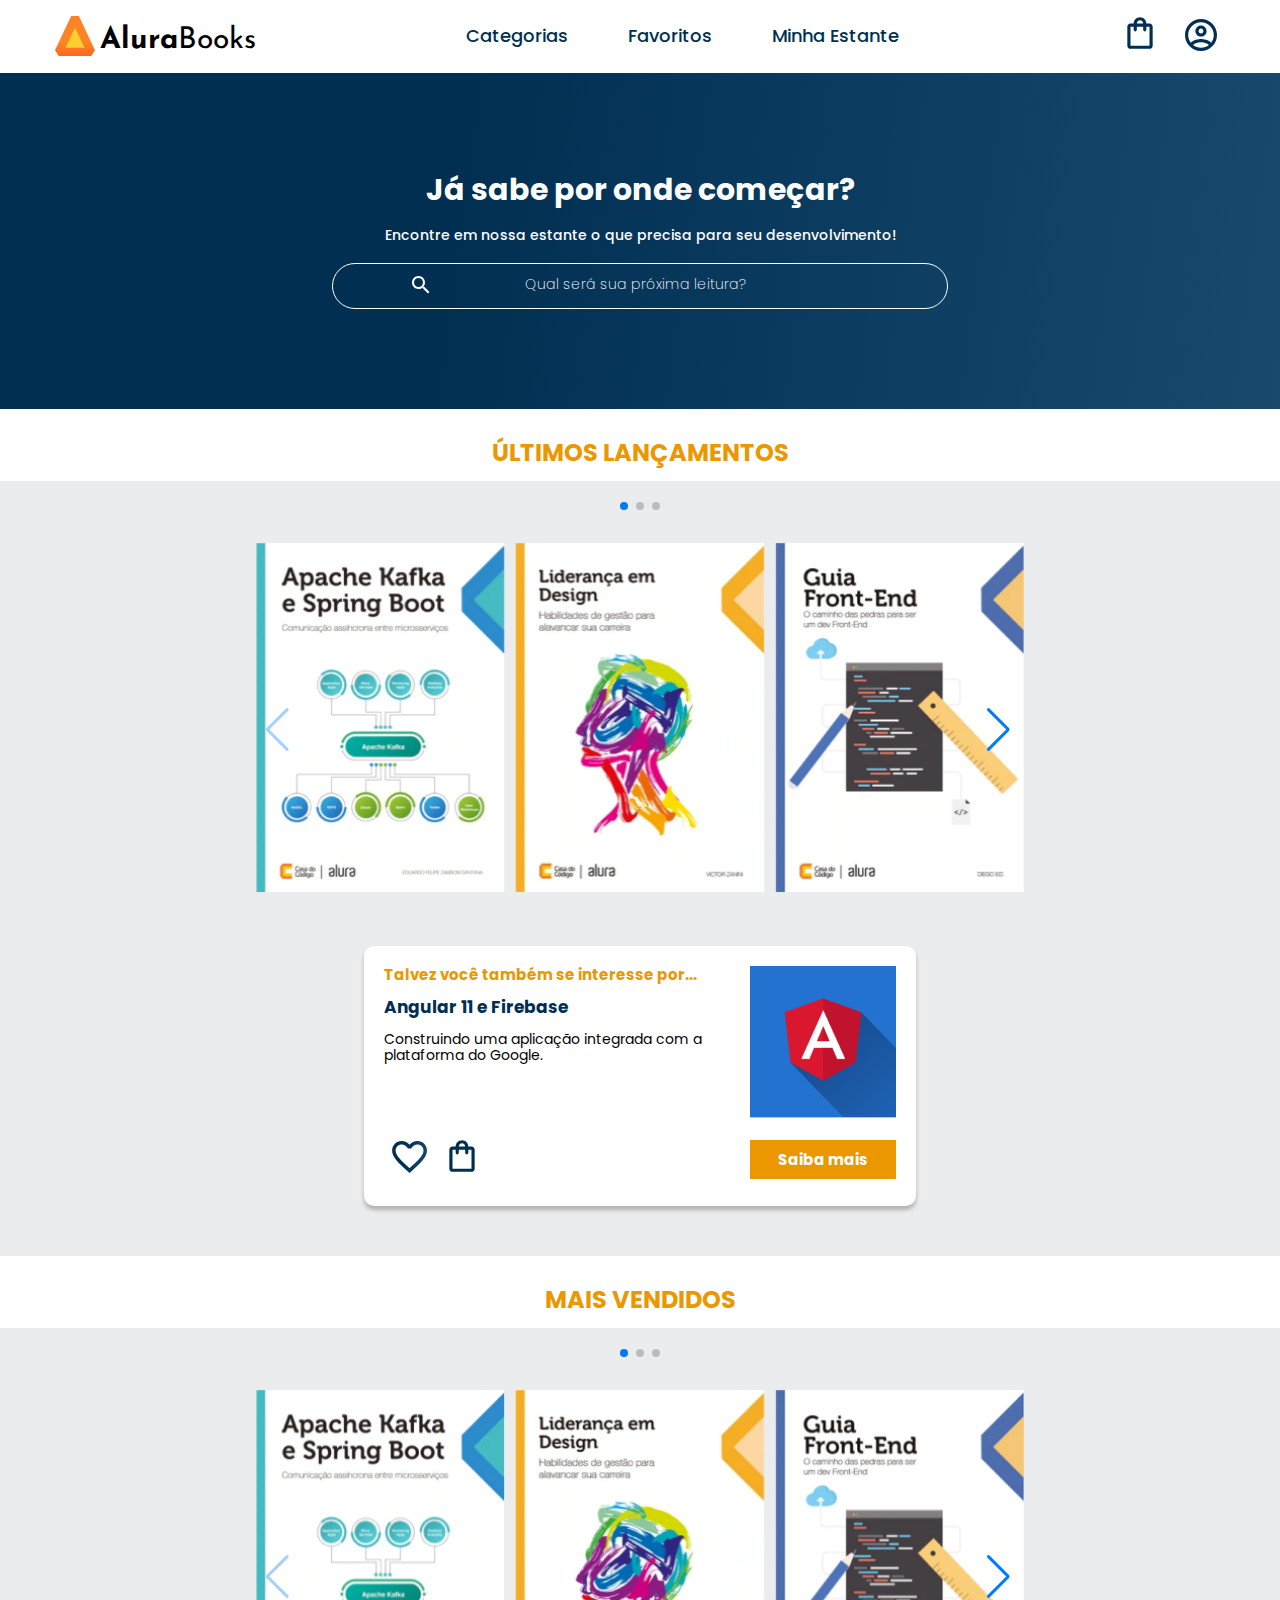
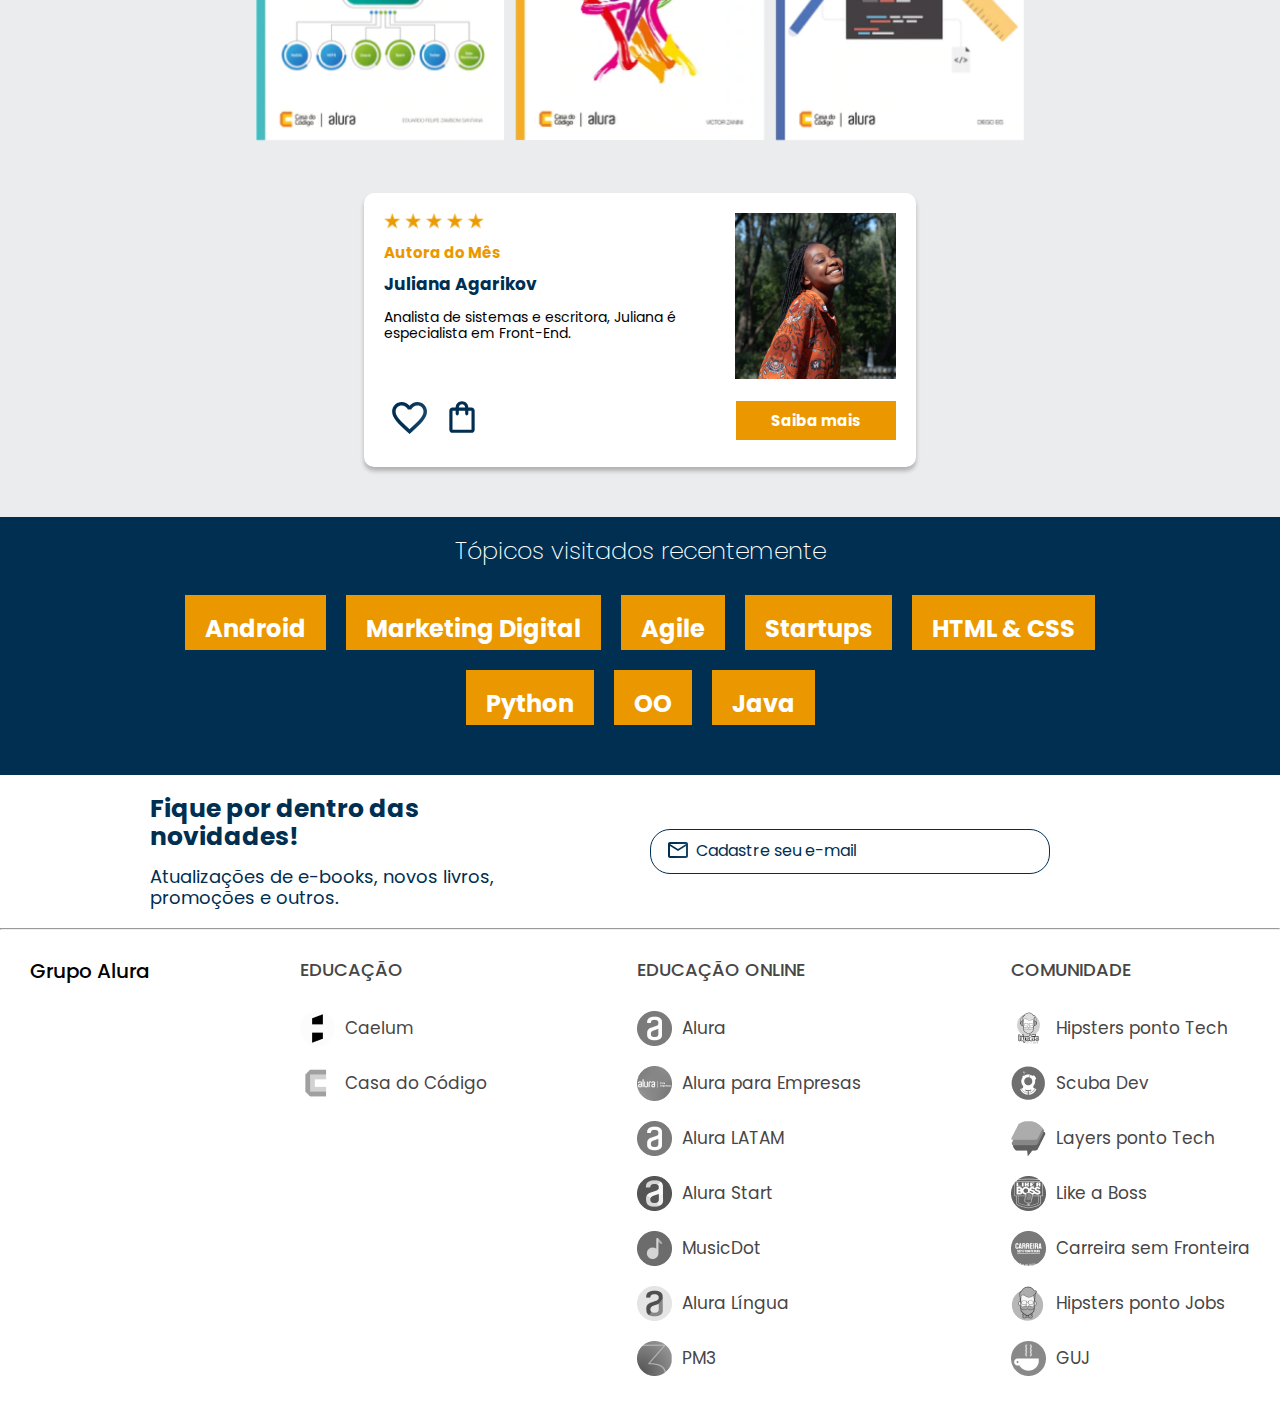
<file: alura_books/index.html>
<!DOCTYPE html>
<html lang="pt-br">
<head>
    <meta charset="UTF-8">
    <meta name="viewport" content="width=device-width, initial-scale=1.0">
    <title>Alura Books</title>
    <link rel="stylesheet" href="./static/css/normalize.css">
    <link rel="preconnect" href="https://fonts.googleapis.com">
    <link rel="preconnect" href="https://fonts.gstatic.com" crossorigin>
    <link href="https://fonts.googleapis.com/css2?family=Poppins:wght@300;400;500;700&display=swap" rel="stylesheet">
    <link rel="stylesheet" href="https://cdn.jsdelivr.net/npm/swiper@10/swiper-bundle.min.css"/>
    <link href="https://fonts.googleapis.com/css2?family=Josefin+Sans:wght@400;700&display=swap" rel="stylesheet">
    <link rel="stylesheet" href="./static/css/styles.css">
</head>

<body>
    <header class="header">
        <div class="container">
            <input type="checkbox" id="menu" class="container_buttom">
            <label for="menu" class="container_rotulo">
                <span class="header_menu container_img"></span>
            </label>
            <ul class="lista_menu">
                <li class="menu_title">Categorias</li>
                <li class="menu_item"><a class="menu_item--link" href="#">PROGRAMAÇÃO</a></li>
                <li class="menu_item"><a class="menu_item--link" href="#">FRONT-END</a></li>
                <li class="menu_item"><a class="menu_item--link" href="#">INFRAESTRUTURA</a></li>
                <li class="menu_item"><a class="menu_item--link" href="#">BUSINESS</a></li>
                <li class="menu_item"><a class="menu_item--link" href="#">DESIGN & UX</a></li>
            </ul>    
            <img src="./static/images/Logo.svg" alt="Logo da AluraBooks" class="container_img">
            <h1 class="container_title"><b class="container_title--negrito">Alura</b>Books</h1>
        </div>
        
        <ul class="options">
            <input type="checkbox" class="options_button" id="options-menu">
            <label for="options-menu" class="options_rotulo">
                <li class="options_itens">Categorias</li>
            </label>
            <ul class="lista_menu">
                <li class="menu_item"><a class="menu_item--link" href="#">PROGRAMAÇÃO</a></li>
                <li class="menu_item"><a class="menu_item--link" href="#">FRONT-END</a></li>
                <li class="menu_item"><a class="menu_item--link" href="#">INFRAESTRUTURA</a></li>
                <li class="menu_item"><a class="menu_item--link" href="#">BUSINESS</a></li>
                <li class="menu_item"><a class="menu_item--link" href="#">DESIGN & UX</a></li>
            </ul>

            <li class="options_itens"><a class="options_link" href="#">Favoritos</a></li>
            <li class="options_itens"><a class="options_link" href="">Minha Estante</a></li>
        </ul>

        <div class="container container_buttons">
            <a href="#">
                <img src="./static/images/Favoritos.svg" alt="Favoritos" class="container_img button_icon button_favoritos">
            </a>
            <a href="#" class="container_link">
                <img src="./static/images/Compras.svg" alt="Compras" class="container_img button_icon">
                <p class="container_text">Meu perfil</p>
            </a>
            <a href="#" class="container_link">
                <img src="./static/images/Usuário.svg" alt="Usuários" class="container_img button_icon">
                <p class="container_text">Minha sacola</p>
            </a>
        </div>    
    </header>

    <section class="banner">
        <h2 class="banner_title">Já sabe por onde começar?</h2>
        <p class="banner_text">Encontre em nossa estante o que precisa para seu desenvolvimento!</p>
        <input type="search" class="banner_search" placeholder="Qual será sua próxima leitura?">
    </section>

    <section class="carrossel">
        <h2 class="carrosel_title">Últimos Lançamentos</h2>

        <div class="carrossel_container">
            <!-- Slider main container -->
            <div class="swiper">
                <!-- If we need pagination -->
                <div class="swiper-pagination"></div>

                <!-- Additional required wrapper -->
                <div class="swiper-wrapper">
                    <!-- Slides -->
                    <div class="swiper-slide"><img src="./static/images/ApacheKafka.png" alt="Livro sobre ApacheKafka e spring boot da Alura books"></div>
                    <div class="swiper-slide"><img src="./static/images/Liderança.png" alt="Livro sobre Liderança da Alura books"></div>
                    <div class="swiper-slide"><img src="./static/images/Guia Front-end.png" alt="Livro sobre Front end da Alura books"></div>
                    <div class="swiper-slide"><img src="./static/images/Javascript.png" alt="Livro sobre Front end da Alura books"></div>
                    <div class="swiper-slide"><img src="./static/images/Portugol.png" alt="Livro sobre Portugol da Alura books"></div>
                </div>
            
                <!-- If we need navigation buttons -->
                <div class="swiper-button-prev"></div>
                <div class="swiper-button-next"></div>
            </div>

            <div class="card">
                <div class="card_content">
                    <div class="card_description">
                        <h2 class="description_title">Talvez você também se interesse por...</h2>
                        <h3 class="book_name">Angular 11 e Firebase</h3>
                        <p class="description_text">Construindo uma aplicação integrada com a plataforma do Google.</p>
                    </div>
                    <img src="./static/images/Angular-1.png" alt="Logo do livro Angular 11 e Firebase" class="card_image">
                </div>

                <div class="card_buttons">
                    <ul class="buttons_lista">
                        <li class="buttons_itens button_icon"><img src="./static/images/Favoritos.svg" alt="Botão de favoritos"></li>
                        <li class="buttons_itens button_icon"><img src="./static/images/Compras.svg" alt="Botão de adicionar às compras"></li>
                    </ul>
                    <a href="#" class="buttons_link">Saiba mais</a>
                </div>
            </div>

        </div>

        
        <h2 class="carrosel_title ">Mais vendidos</h2>

        <div class="carrossel_container">
            <div class="swiper">
                <!-- If we need pagination -->
                <div class="swiper-pagination"></div>

                <!-- Additional required wrapper -->
                <div class="swiper-wrapper">
                    <!-- Slides -->
                    <div class="swiper-slide"><img src="./static/images/ApacheKafka.png"
                            alt="Livro sobre ApacheKafka e spring boot da Alura books"></div>
                    <div class="swiper-slide"><img src="./static/images/Liderança.png" alt="Livro sobre Liderança da Alura books">
                    </div>
                    <div class="swiper-slide"><img src="./static/images/Guia Front-end.png"
                            alt="Livro sobre Front end da Alura books"></div>
                    <div class="swiper-slide"><img src="./static/images/Javascript.png" alt="Livro sobre Front end da Alura books">
                    </div>
                    <div class="swiper-slide"><img src="./static/images/Portugol.png" alt="Livro sobre Portugol da Alura books">
                    </div>
                </div>

                <!-- If we need navigation buttons -->
                <div class="swiper-button-prev"></div>
                <div class="swiper-button-next"></div>
            </div>
        

            <div class="card">
                <div class="card_content">
                    <div class="card_description">
                        <img class="description_estrelas" src="./static/images/Estrelinhas.png"
                            alt="Estrelas de avaliação da autora Juliana Agarikov">
                        <h2 class="description_title">Autora do Mês</h2>
                        <h3 class="book_name">Juliana Agarikov</h3>
                        <p class="description_text">Analista de sistemas e escritora, Juliana é especialista em Front-End.</p>
                    </div>
                    <img src="./static/images/Perfil-escritora 1.png" alt="Logo do livro Angular 11 e Firebase" class="card_image">
                </div>

                <div class="card_buttons">
                    <ul class="buttons_lista">
                        <li class="buttons_itens"><img src="./static/images/Favoritos.svg" alt="Botão de favoritos"></li>
                        <li class="buttons_itens"><img src="./static/images/Compras.svg" alt="Botão de adicionar às compras"></li>
                    </ul>
                    <a href="#" class="buttons_link link_autora">Saiba mais</a>
                </div>
            </div>
        </div>
    </section>

    <section class="topics">
        <h2 class="topics_title">Tópicos visitados recentemente</h2>

        <ul class="topics_lista">
            <li class="topics_itens"><a class="topics_link" href="#">Android</a></li>
            <li class="topics_itens"><a class="topics_link" href="#">Marketing Digital</a></li>
            <li class="topics_itens"><a class="topics_link" href="#">Agile</a></li>
            <li class="topics_itens"><a class="topics_link" href="#">Startups</a></li>
            <li class="topics_itens"><a class="topics_link" href="#">HTML & CSS</a></li>
            <li class="topics_itens"><a class="topics_link" href="#">Python </a></li>
            <li class="topics_itens"><a class="topics_link" href="#">OO</a></li>
            <li class="topics_itens"><a class="topics_link" href="#">Java</a></li>
        </ul>
    </section>

    <section class="contato">
        <div class="contato_content">
            <h2 class="contato_title">Fique por dentro das novidades!</h2>
            <p class="contato_text">Atualizações de e-books, novos livros, promoções e outros.</p>
        </div>
        

        <div  class="contato_input">
            <input type="email" class="contato_email" id="email" placeholder="Cadastre seu e-mail">
        </div>
    </section>

    <hr>

    <footer>
        <h3 class="footer_alura">Grupo Alura</h3>

        <div class="footer_container">
            <h3 class="lista_title">Educação</h3>
            <ul class="footer_lista">
                <li class="footer_item">
                    <img src="./static/images/Caelum.png" alt="Caelum Logo" class="item_img">
                    <a href="#" class="item_title">Caelum</a>
                </li>
                <li class="footer_item">
                    <img src="./static/images/CasaDoCodigo.png" alt="Casa do código logo" class="item_img">
                    <a href="#" class="item_title">Casa do Código</a>
                </li>
            </ul>
        </div>

        <div class="footer_container">
            <h3 class="lista_title">Educação Online</h3>
            <ul class="footer_lista">
                <li class="footer_item">
                    <img src="./static/images/Alura.png" alt="Alura logo" class="item_img">
                    <a href="#" class="item_title">Alura</a>
                </li>
                <li class="footer_item">
                    <img src="./static/images/AluraEmpresas.png" alt="Alura para empresas logo" class="item_img">
                    <a href="#" class="item_title">Alura para Empresas</a>
                </li>
                <li class="footer_item">
                    <img src="./static/images/AluraLatam.png" alt="Alura LATAM logo" class="item_img">
                    <a href="#" class="item_title">Alura LATAM</a>
                </li>
                <li class="footer_item">
                    <img src="./static/images/AluraStart.png" alt="Alura Start logo" class="item_img">
                    <a href="#" class="item_title">Alura Start</a>                    
                </li>
                <li class="footer_item">
                    <img src="./static/images/MusicDot.png" alt="MusicDot logo" class="item_img">
                    <a href="#" class="item_title">MusicDot</a>
                </li>
                <li class="footer_item">
                    <img src="./static/images/AluraLingua.png" alt="Alura Língua logo" class="item_img">
                    <a href="#" class="item_title">Alura Língua</a>
                </li>
                <li class="footer_item">
                    <img src="./static/images/PM3.png" alt="PM3 logo" class="item_img">
                    <a href="#" class="item_title">PM3</a>
                </li>
            </ul>
        </div>

        <div class="footer_container">
            <h3 class="lista_title">Comunidade</h3>
            <ul class="footer_lista">
                <li class="footer_item">
                    <img src="./static/images/HipstersTech.png" alt="Hipster ponto tech logo" class="item_img">
                    <a href="#" class="item_title">Hipsters ponto Tech</a>
                </li>
                <li class="footer_item">
                    <img src="./static/images/Scuba.png" alt="Scuba dev logo" class="item_img">
                    <a href="#" class="item_title">Scuba Dev</a>
                </li>
                <li class="footer_item">
                    <img src="./static/images/Layers.png" alt="Layers ponto tech">
                    <a href="#" class="item_title">Layers ponto Tech</a>
                </li>
                <li class="footer_item">
                    <img src="./static/images/LikeABoss.png" alt="Like a boss logo" class="item_img">
                    <a href="#" class="item_title">Like a Boss</a>
                </li>
                <li class="footer_item">
                    <img src="./static/images/CarreiraSemFronteira.png" alt="carreira sem fronteira logo" class="item_img">
                    <a href="#" class="item_title">Carreira sem Fronteira</a>
                </li>
                <li class="footer_item">
                    <img src="./static/images/HipstersJobs.png" alt="Hipsters ponto jobs logo" class="item_img">
                    <a href="#" class="item_title">Hipsters ponto Jobs</a>
                </li>
                <li class="footer_item">
                    <img src="./static/images/GUJ.png" alt="GUJ logo">
                    <a href="#" class="item_title">GUJ</a>
                </li>
            </ul>
        </div>
    </footer>

    <script src="https://cdn.jsdelivr.net/npm/swiper@10/swiper-bundle.min.js"></script>

    <script>
        const swiper = new Swiper('.swiper', {
            spaceBetween: 10,
            slidesPerView: 3,
            pagination: {
                el: '.swiper-pagination',
                type: 'bullets',
            },
            navigation: {
                nextEl: '.swiper-button-next',
                prevEl: '.swiper-button-prev',
            },
        });
    </script>
</body>
</html>
</file>
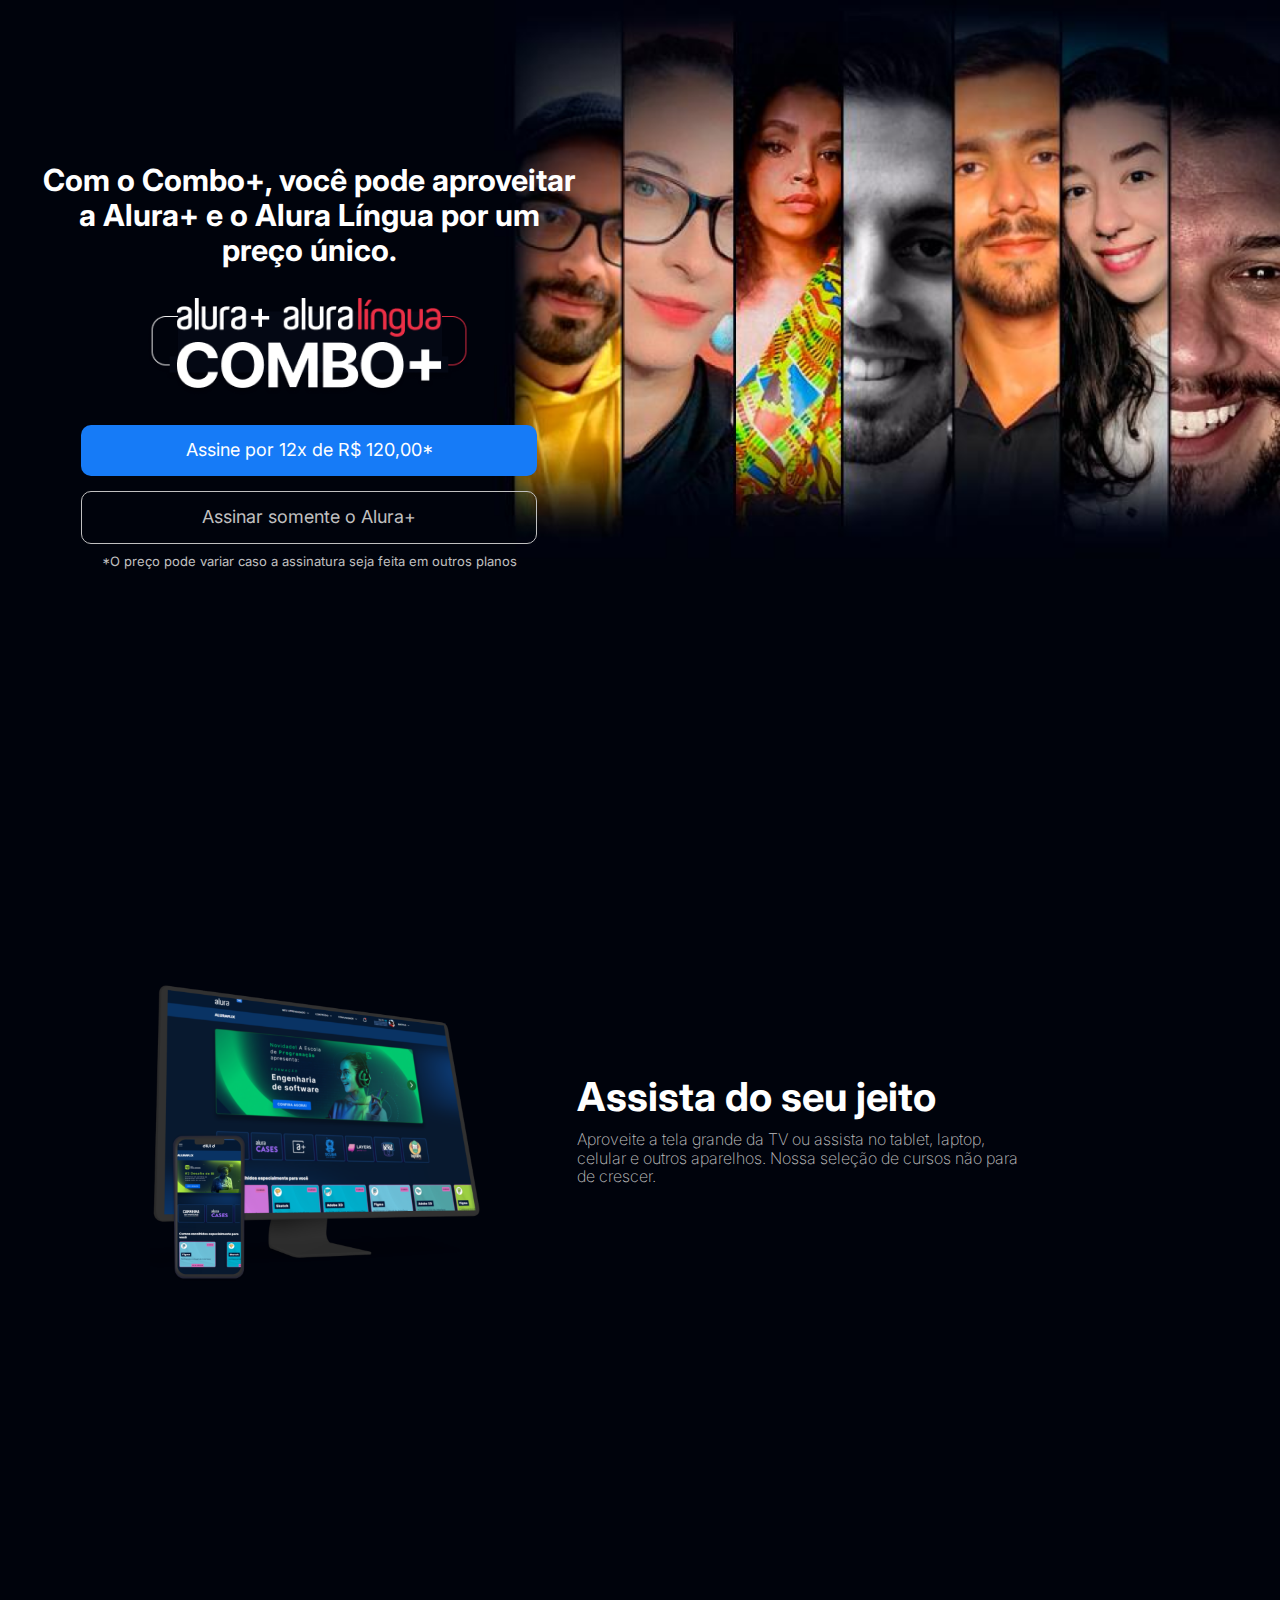
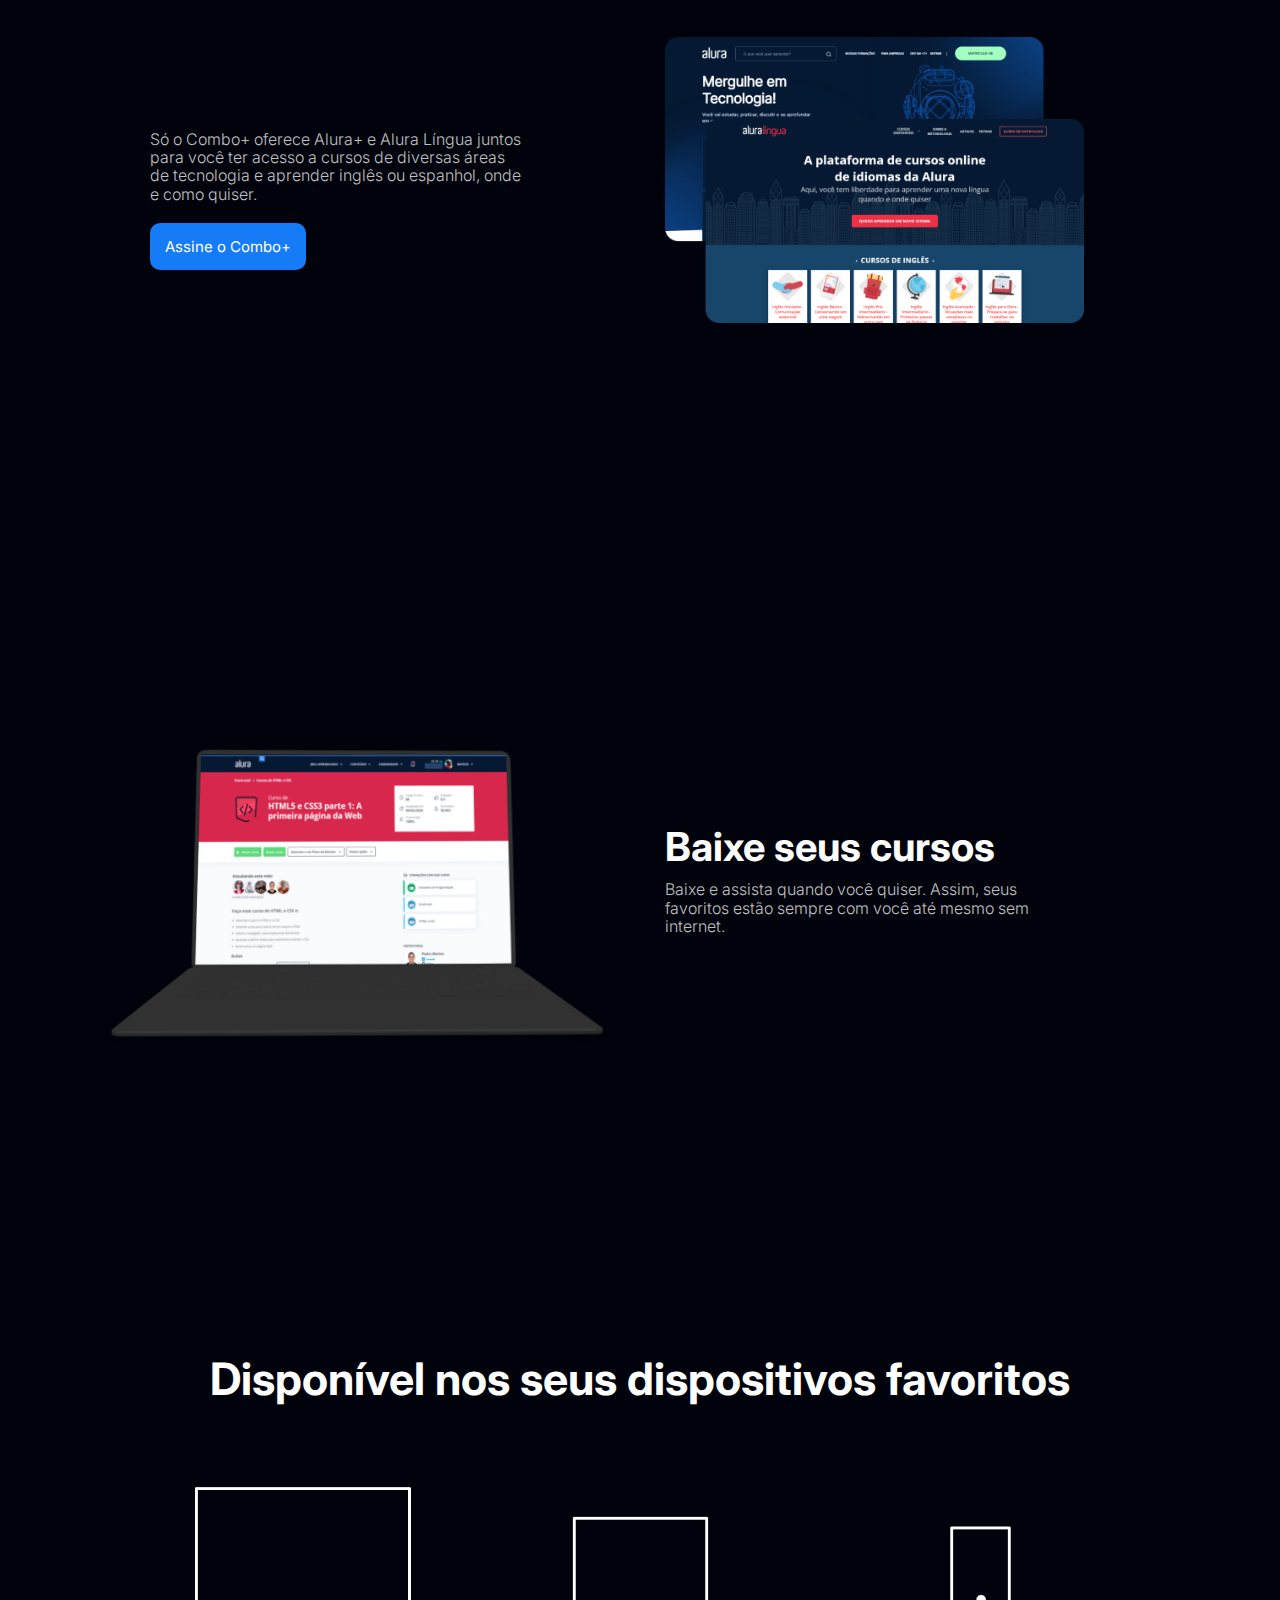
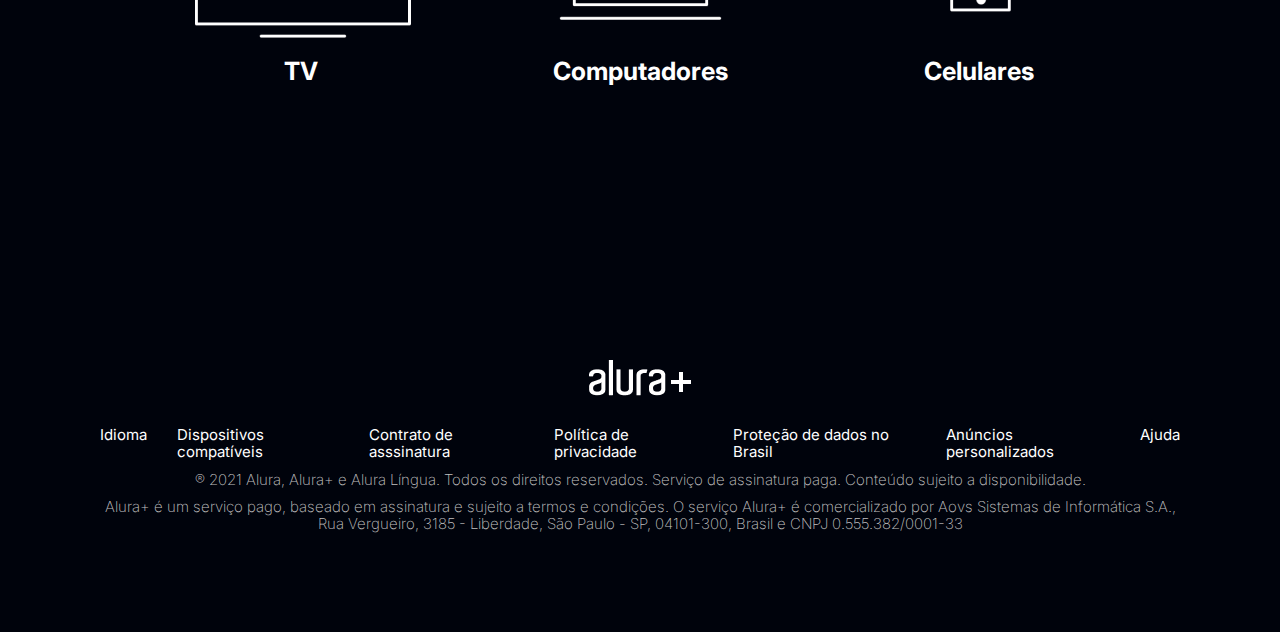
<file: alura_flix/index.html>
<!DOCTYPE html>
<html lang="pt-br">
<head>
    <meta charset="UTF-8">
    <meta name="viewport" content="width=device-width, initial-scale=1.0">
    <title>Alura+</title>
    <link rel="stylesheet" href="./static/css/normalize.css">
    <link rel="stylesheet" href="./static/css/style.css">
    
</head>
<body>
    <section id="capa">
        <div class="capa_content">
            <h1>Com o Combo+, você pode aproveitar a Alura+ e o Alura Língua por um preço único.</h1>
            
            <img src="./static/images/Combo.png" alt="Combo+" class="aluraplus_img">
            
            <section class="capa_buttons">
                <a href="https://www.alura.com.br/">Assine por 12x de R$ 120,00*</a>
                <a href="https://www.alura.com.br/">Assinar somente o Alura+</a>
            </section>

                <p>*O preço pode variar caso a assinatura seja feita em outros planos</p>  
        </div>
    </section>
    
    <section id="plataforma">
        <img src="./static/images/Plataformas.png" alt="Acesso multiplataforma" class="plat_img">
        <div class="plat_text">
            <h1>Assista do seu jeito</h1>
            <p>Aproveite a tela grande da TV ou assista no tablet, laptop, celular e outros aparelhos. Nossa seleção de cursos não para de crescer.</p>    
        </div>       
    </section>

    <section id="combo">
        <div class="combo_text">
           <p>Só o Combo+ oferece Alura+ e Alura Língua juntos para você ter acesso a cursos de diversas áreas de tecnologia e aprender inglês ou espanhol, onde e como quiser.</p>
            <a href="" class="combo_button">Assine o Combo+</a> 
        </div>
        
        <img src="./static/images/Telas.png" alt="Telas da plataforma" class="combo_img">

    </section>

    <section id="download">
        <img src="./static/images/Notebook.png" alt="Plataforma no notebook" class="down_img">
        <div class="down_text">
            <h1>Baixe seus cursos</h1>
            <p>Baixe e assista quando você quiser. Assim, seus favoritos estão sempre com você até mesmo sem internet.</p>
        </div>
    </section>

    <section id="dispositivos">
        <h1>Disponível nos seus dispositivos favoritos</h1>
        <ul class="dispos_lista">
            <li class="dispos_item">
                <img src="./static/images/tv.png" alt="Ícone TV">
                <h3>TV</h3>
            </li>
            <li class="dispos_item">
                <img src="./static/images/computador.png" alt="Ícone computador">
                <h3>Computadores</h3>
            </li>
            <li class="dispos_item">
                <img src="./static/images/celular.png" alt="Ícone celular">
                <h3>Celulares</h3>
            </li>
        </ul>
    </section>

    <footer>
        <img src="./static/images/Logo.png" alt="Logo Alura">
        <ul class="footer_lista">
            <li>
                <p>Idioma</p>
            </li>
            <li>
                <p>Dispositivos compatíveis</p>
            </li>
            <li>
                <p>Contrato de asssinatura</p>
            </li>
            <li>
                <p>Política de privacidade</p>
            </li>
            <li>
                <p>Proteção de dados no Brasil</p>
            </li>
            <li>
                <p>Anúncios personalizados</p>
            </li>
            <li>
                <p>Ajuda</p>
            </li>
        </ul>
        <div class="footer_text">
            <p>® 2021 Alura, Alura+ e Alura Língua. Todos os direitos reservados. Serviço de assinatura paga. Conteúdo sujeito a disponibilidade.</p>
            <p>Alura+ é um serviço pago, baseado em assinatura e sujeito a termos e condições. O serviço Alura+ é comercializado por Aovs Sistemas de Informática S.A., Rua Vergueiro, 3185 - Liberdade, São Paulo - SP, 04101-300, Brasil e CNPJ 0.555.382/0001-33</p>
        </div>
       
    </footer>
</body>
</html>
</file>
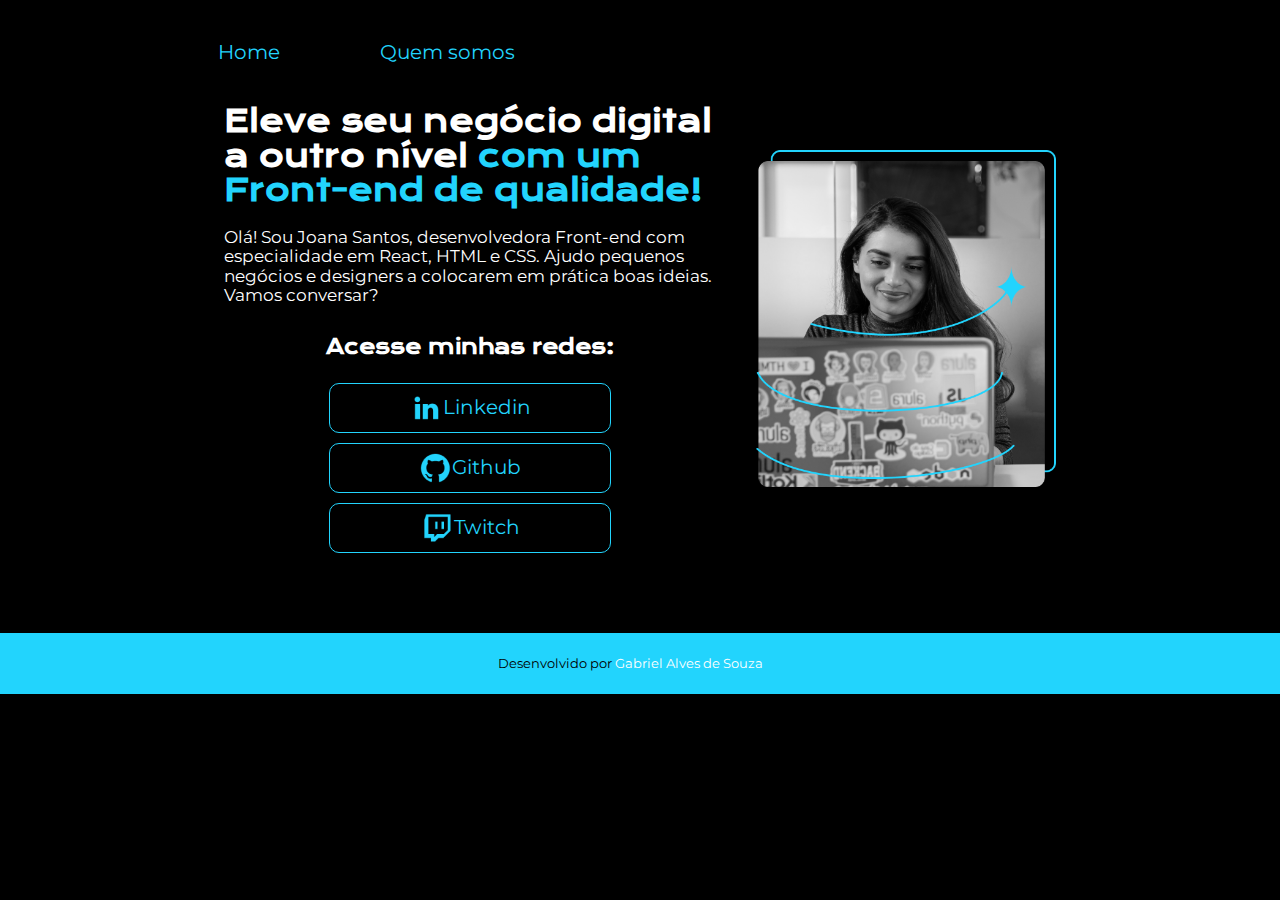
<file: classes_posicionamento_flexbox/index.html>
<!DOCTYPE html>
<html lang="pt-br">
<head>
    <meta charset="UTF-8">
    <meta name="viewport" content="width=device-width, initial-scale=1.0">
    <title>Home</title>
    <link rel="stylesheet" href="../classes_posicionamento_flexbox/static/css/normalize.css">
    <link rel="stylesheet" href="../classes_posicionamento_flexbox/static/css/styles.css">
</head>

<body>
    <header class="cabecalho">
        <nav>
            <a href="index.html">Home</a>
            <a href="about.html">Quem somos</a>
        </nav>
    </header>
    <main class="apresentacao">
        <section class="content">
            <h1 class="main_title">Eleve seu negócio digital a outro nível <strong class="destaque_title">com um Front-end de qualidade!</strong></h1>

            <p>Olá! Sou Joana Santos, desenvolvedora Front-end com especialidade em React, HTML e CSS. Ajudo pequenos negócios e designers a colocarem em prática boas ideias. Vamos conversar?</p>

        <div class="links">
            <h1 class="title_links">Acesse minhas redes:</h1>
            <a href="https://www.linkedin.com/in/gabriel-alves-de-souza-5b7747267/">
                <img src="./static/images/linkedin.png" alt="Linkedin">
                Linkedin  
            </a>
            <a href="https://github.com/gabriel15asouza">
                <img src="./static/images/github.png" alt="Github">
                Github
            </a>
            <a href="http://twitch.com">
                <img src="./static/images/twitch.png" alt="Twitch">
                Twitch</a>
        </div>
        </section>
        <img class='img_main' src="../classes_posicionamento_flexbox/static/images/Imagem.png" alt="Desenvolvedora Joana Santos">
    </main>
    <footer>
        <p>Desenvolvido por <a href="https://github.com/gabriel15asouza">Gabriel Alves de Souza</a></p>
    </footer>
    
</body>
</html>
</file>
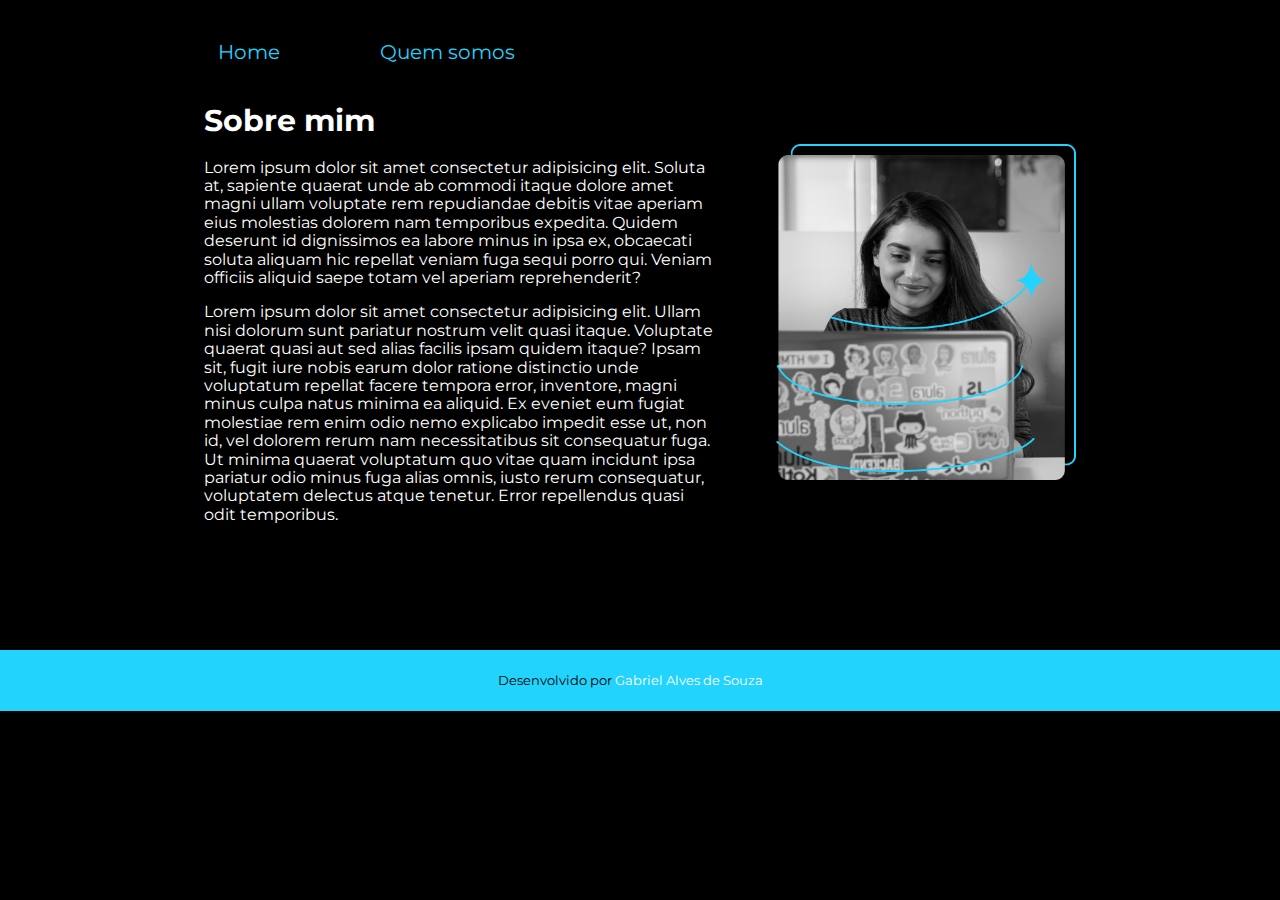
<file: classes_posicionamento_flexbox/about.html>
<!DOCTYPE html>
<html lang="pt-br">
<head>
    <meta charset="UTF-8">
    <meta name="viewport" content="width=device-width, initial-scale=1.0">
    <title>About me</title>
    <link rel="stylesheet" href="../classes_posicionamento_flexbox/static/css/normalize.css">
    <link rel="stylesheet" href="../classes_posicionamento_flexbox/static/css/styles.css">
</head>
<body>
    <header class="cabecalho">
        <nav>
            <a href="index.html">Home</a>
            <a href="about.html">Quem somos</a>
        </nav>
    </header>
    <main class="description">
        <section class="description_content">
            <h1>Sobre mim</h1>
            <p>Lorem ipsum dolor sit amet consectetur adipisicing elit. Soluta at, sapiente quaerat unde ab commodi itaque dolore amet magni ullam voluptate rem repudiandae debitis vitae aperiam eius molestias dolorem nam temporibus expedita. Quidem deserunt id dignissimos ea labore minus in ipsa ex, obcaecati soluta aliquam hic repellat veniam fuga sequi porro qui. Veniam officiis aliquid saepe totam vel aperiam reprehenderit?</p>
            <p>Lorem ipsum dolor sit amet consectetur adipisicing elit. Ullam nisi dolorum sunt pariatur nostrum velit quasi itaque. Voluptate quaerat quasi aut sed alias facilis ipsam quidem itaque? Ipsam sit, fugit iure nobis earum dolor ratione distinctio unde voluptatum repellat facere tempora error, inventore, magni minus culpa natus minima ea aliquid. Ex eveniet eum fugiat molestiae rem enim odio nemo explicabo impedit esse ut, non id, vel dolorem rerum nam necessitatibus sit consequatur fuga. Ut minima quaerat voluptatum quo vitae quam incidunt ipsa pariatur odio minus fuga alias omnis, iusto rerum consequatur, voluptatem delectus atque tenetur. Error repellendus quasi odit temporibus.</p>
        </section>
        <img class='img_description' src="./static/images/Imagem.png" alt="Desenvolvedora Joana Santos">
    </main>
    <footer>
        <p>Desenvolvido por <a href="https://github.com/gabriel15asouza">Gabriel Alves de Souza</a></p>
    </footer>
</body>
</html>
</file>
<file: alura_books/static/css/styles.css>
@import url('header.css');
@import url('banner.css');
@import url('carrossel.css');
@import url('topics.css');
@import url('contato.css');
@import url('footer.css');


* {
    padding: 0;
    margin: 0;
}
:root {
    font-size: 62.5%;
    --cor-de-fundo: #ebecee;
    --cor-branco: #ffffff;
    --cor-laranja:#EB9800;
    --cor-azul: #002f52;
    --cor-cinza: #474646;
    --azul-degrade: linear-gradient(97.54deg, #002f52 35.49%, #326589 165.37%);
    --fonte-principal:'Poppins', sans-serif;
    --fonte-secundaria: 'Josefin Sans', sans-serif;
}

body {
    background-color: var(--cor-de-fundo);
    font-family: var(--fonte-principal);
}
</file>
<file: alura_flix/static/css/style.css>
@import url('https://fonts.googleapis.com/css2?family=Inter:wght@200;400;700&display=swap');

* {
    margin: 0;
    padding: 0;
}

:root {
    font-size: 62.5%;
    --branco-principal: #FFFFFF;
    --cinza-secundario: #C0C0C0;
    --botao-azul: #167BF7;
    --cor-fundo: #00030C;
    --fonte-principal: 'Inter', sans-serif;
}

body {
    background-color: var(--cor-fundo);
    font-family: var(--fonte-principal);
    font-size: 1.6rem;
    font-weight: 400;
    overflow-x: hidden;
}

#capa {
    box-sizing: border-box;
    background-image: url(../images/Background.png);
    background-size: contain;
    background-repeat: no-repeat;
    width: 100vw;
    height: 100vh;
    display: grid;
    grid-template-areas: 
        '. . . . .'
        '. . content . .'
        '. . . . .'
        '. . . . .'
        '. . . . .'
    ;
}

.capa_content {
    grid-area: content;
    color: var(--branco-principal);
    display: flex;
    flex-direction: column;
    align-items: center;
    width: 44%;
    padding: 8rem 1rem 0;
}

.capa_content h1 {
    font-size: 190%;
    text-align: center;
    margin: 0;
}

.aluraplus_img {
    width: 60%;
    padding: 3rem 0;
}

.capa_buttons {
    display: flex;
    flex-direction: column;
    width: 85%;
    align-self: center;
    gap: 1.5rem;
}

.capa_buttons a {
    color: var(--cinza-secundario);
    font-size: large;
    text-decoration: none;
    border: solid 0.1rem;
    border-radius: 1rem;
    text-align: center;
    padding: 1.5rem;
    border-color: var(--cinza-secundario);
    transition: 0.5s;
}

.capa_buttons a:first-child{
    color: var(--branco-principal);
    background-color: var(--botao-azul);
    border: var(--botao-azul);
}

.capa_buttons a:hover {
    scale: 1.05;
}

.capa_content p {
    color: var(--cinza-secundario);
    font-size: 1.3rem;
    text-align: center;
    padding-top: 1rem;
}

#plataforma {
    box-sizing: border-box;
    width: 100vw;
    height: 50vh;
    color: var(--branco-principal);
    display: grid;
    grid-template-columns: 1fr 2fr;
    align-items: center;
    padding: 0 15rem;
    gap: 15rem;
}

.plat_img {
    width: 120%;
}

.plat_text {
    width: 80%;
    align-content: flex-start;
}

.plat_text h1 {
    font-weight: 700;
    font-size: 250%;
    margin: 1rem 0;
}

.plat_text p {
    color: var(--cinza-secundario);
    font-weight: 200;
}

#combo {
    width: 100vw;
    height: 100vh;
    display: grid;
    grid-template-columns: 1fr 1fr;
    align-items: center;
    padding: 0 15rem;
    gap: 5rem;
    box-sizing: border-box;
}

.combo_img {
    width: 90%;
    padding-bottom: 4rem;
}

.combo_text {
    display: flex;
    width: 80%;
    flex-direction: column;
    gap: 2rem;
    font-weight: 400;
}

#combo p{
    color: var(--cinza-secundario);
    width: 100%;
    font-size: 1.6rem;
    font-weight: 300;
}

.combo_button {
    width: fit-content;
    color: var(--branco-principal);
    border: solid 0.5rem var(--botao-azul);
    text-decoration: none;
    border-radius: 1rem;
    background-color: var(--botao-azul);
    font-size: 1.5rem;
    padding: 1rem;
    transition: 0.5s;
}

.combo_button:hover {
    scale: 1.05;
}

#download {
    height: 50vh;
    width: 100vw;    
    display: grid;
    grid-template-columns: 1fr 1fr;
    align-items: center;
    box-sizing: border-box;
    padding: 0 10rem;
    gap: 5rem;
}

.down_img {
    padding-top: 3rem;
    width: 100%;
}

.down_text {
    color: var(--branco-principal);
    width: 80%;
}

.down_text h1 {
    font-weight: 700;
    font-size: 250%;
    margin: 1rem 0;
}

.down_text p {
    color: var(--cinza-secundario);
    width: 100%;
    font-weight: 300;
    font-size: 1.6rem;
}

#dispositivos {
    height: 90vh;
    width: 100vw;
    display: flex;
    flex-direction: column;
    justify-content: center;
    align-items: center;
    color: var(--branco-principal);
    font-size: 140%;
    gap: 3rem;
}

.dispos_lista {
    display: flex;
    list-style-type: none;
}

.dispos_item {
    display: flex;
    flex-direction: column;
    align-items: center;
}

.dispos_item h3 {
    font-size: 2.5rem;
}

footer {
    padding: 5rem 10rem;
    display: flex;
    flex-direction: column;
    align-items: center;
    color: var(--branco-principal);
    gap: 1rem;
}

.footer_lista {
    display: flex;
    padding-top: 2rem;
    gap: 3rem;
    list-style-type: none;
    font-size: 1.5rem;
    font-weight: 400;
}

.footer_text {
    display: flex;
    flex-direction: column;
    font-weight: 200;
    font-size: 1.5rem;
    color: var(--cinza-secundario);
    text-align: center;
    gap: 1rem;
    margin-bottom: 5rem;
}

@media (max-width: 1000px) {
    body {
        box-sizing: border-box;
        display: flex;
        flex-direction: column;
        gap: 7rem;
        margin: 0 0.8rem;
    }

    #capa {
        background-image: none;
        display: flex;
        justify-content: center;
    }

    .capa_content {
        width: 80%;
    }

    #capa, #plataforma, #combo, #download, #dispositivos {
        height: 100%;
        width: 100%;
        display: flex;
        flex-direction: column-reverse;
        align-items: center;
        width: 100%;
        padding: 0;
        gap: 0;
        margin: 0 0.3rem;
    }

    .plat_text {
        width: 80%;
    }

    .plat_text h1 {
        font-size: 3.7rem;
    }

    .plat_img, .combo_img, .down_img{
        width: 50%;
    }

    .combo_button {
        align-self: center;
    }

    #dispositivos {
        flex-direction: column;
        font-size: 2rem;
        margin-top: 3rem;
    }

    #dispositivos h1 {
        text-align: center;
        width: 100%;
    }

    .dispos_lista {
        flex-direction: column;
        width: 70%;
    }

    .footer_lista {
        display: flex;
        flex-direction: column;
    }
}
</file>
<file: classes_posicionamento_flexbox/static/css/styles.css>
@import url('https://fonts.googleapis.com/css2?family=Krona+One&family=Montserrat:wght@400;600&display=swap');

:root {
    --cor-preta: #000;
    --cor-branca: #fff;
    --cor-azul: #22D4FD;
    --cor-hover: #272727;

    --fonte-title: 'Krona One', sans-serif;
    --fonte-text: 'Montserrat', sans-serif;
    font-size: 62.5%;
}

body {
    display: flex;
    flex-direction: column;
    box-sizing: border-box;
    background-color: var(--cor-preta);
    height: 100%;
    width: 100%;
}

.cabecalho {
    display: flex;
    font-family: var(--fonte-text);
    font-size: 1.7rem;
    padding: 3.2% 0 0 17%;

}

nav {
    display: flex;
    gap: 10rem;
}

.cabecalho a{
    text-decoration: none;
    color: var(--cor-azul);
    font-size: 2rem;
}

.apresentacao{
    width: 65%;
    display: flex;
    align-self: center;
    align-items: center;
    justify-content: center;
    gap: 4rem;
    margin: 2rem 0rem 7rem 0rem;
    padding-bottom: 1rem;
}

.content, .description_content {
    color: var(--cor-branca);
    width: 70%;
}

.main_title {
    font-size: 300%;
    font-family: var(--fonte-title);
}

.destaque_title {
    color: var(--cor-azul);
}

.content p, .description_content {
    font-size: 170%;
    font-family: var(--fonte-text);
}

.img_main {
    max-width: 30rem;
}

.links {
    display: flex;
    flex-direction: column;
    align-items: center;
    justify-content: space-between;
    gap: 1rem;

}
.title_links {
    font-size: 200%;
    font-family: var(--fonte-title);
}

.links a {
    display: flex;
    align-content: space-between;
    align-items: center;
    justify-content: center;    
    width:28rem;
    color: var(--cor-azul);
    text-decoration: none;
    font-size: 2rem;
    font-family: var(--fonte-text);
    border: var(--cor-azul) solid 0.04rem;
    background-color: var(--cor-preta);
    padding: 0.8rem 0;
    border-radius: 1rem;
    transition: 0.7s;
}

.links a:hover {
    transform: scale(1.1);
    background-color: var(--cor-hover);
}

footer {
    align-self: flex-end;
    background-color: var(--cor-azul);
    width: 100%;
    padding: 1rem;
    text-align: center;
    font-size: 1.3rem;
    font-family: var(--fonte-text);
    color: var(--cor-preta);
}
footer a{
    text-decoration: none;
    color: var(--cor-branca);
}

.description {
    display: flex;
    width: 100%;
    margin: 2rem 0rem 7rem 0rem;
    justify-content: center;
    align-items: center;
    gap: 6rem;
    padding-bottom: 4rem;
}

.description_content {
    width: 40%;
    font-size: 1.6rem;
    font-weight: 400;
}
.description h1 {
    font-size: 3rem;
}
.description img {
    width: 30rem;
}

@media (max-width: 1000px) {
    .cabecalho {
        justify-content: center;
        padding: 3% 0;
    }

    nav {
        gap:6rem;
    }
    main {
        flex-direction: column-reverse;
        justify-content: center;
        align-items: center;
    }

    .description_content {
        width: 70%;
    }

    .content {
        width: auto;
    }

    .img_main, .img_description {
        width: 40rem;
        align-self: center;
    }

}
</file>
